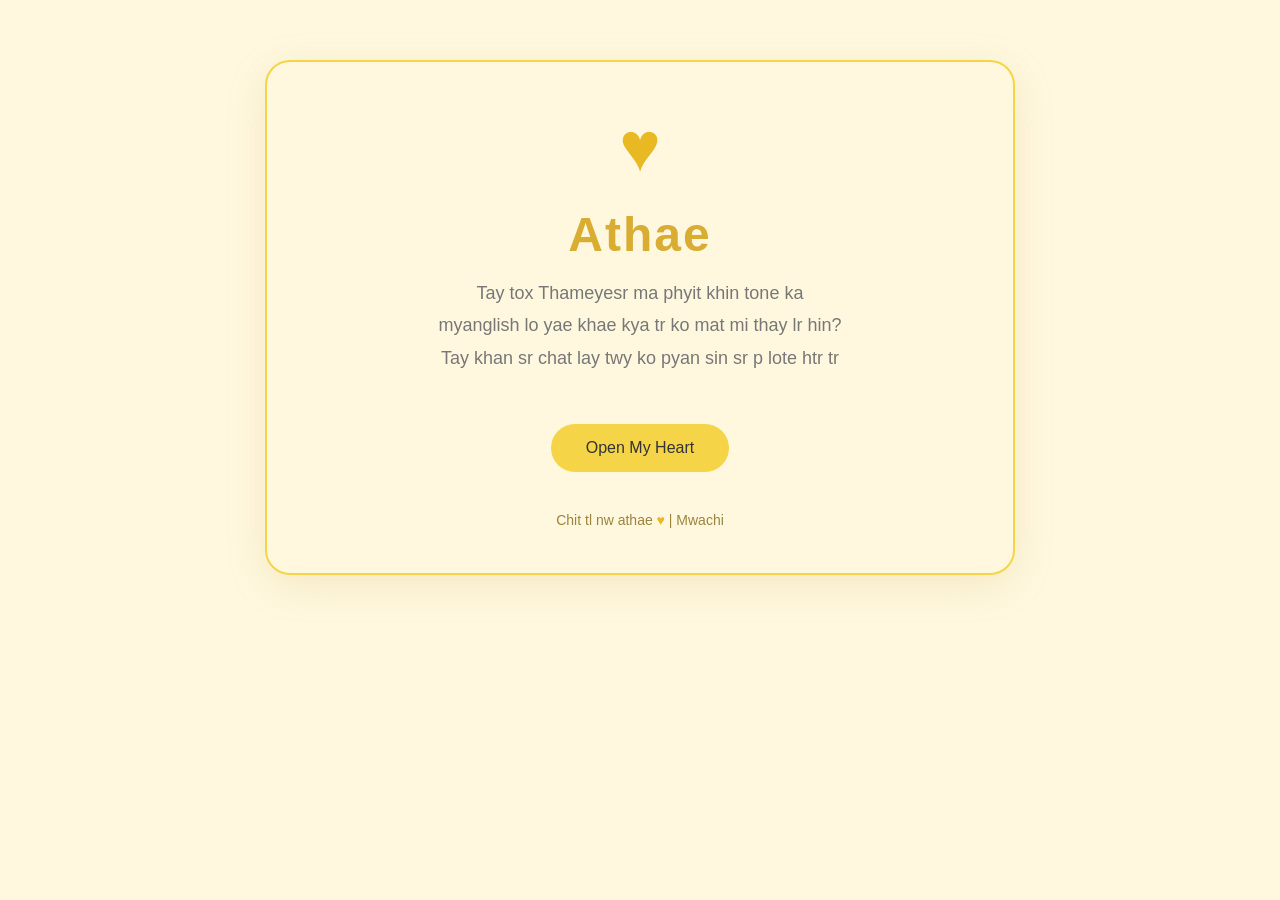
<file: index.html>
<!DOCTYPE html>
<html lang="en">

<head>
    <meta charset="UTF-8">
    <meta name="viewport" content="width=device-width, initial-scale=1.0">

    <title>Yheart - My Love Story</title>

    <link rel="stylesheet" href="css/style.css">
</head>

<body>

    <div class="container">

        <div class="heart">♥️</div>

        <h1>Athae</h1>

        <p class="subtitle">
              Tay tox Thameyesr ma phyit khin tone ka <br>
           myanglish lo yae khae kya tr ko mat mi thay lr hin?<br>
            Tay khan sr chat lay twy ko pyan sin sr p lote htr tr
        </p>

        <button class="main-button" onclick="showMessage()">
            Open My Heart
        </button>

        <div class="hidden-message" id="loveMessage">

            <p class="memory-text">
                Thae lay Moeyay twy htal ka nay p pyay lr tae nae ka thae ko Sa twae tr pr kwl
                <br><br>
                Myin myin chin achit so tr ta kal man tr pr kwl.Ah htal ka thae akyaung twy ko a yan thi chin khae tr pr kwl.
                Thae lay ko facebook mr acc shr twae tl.Thae lay si ka ph no taung khae ya tl, br lo lal so tot tay ka internet
                ma thone phyit boo lay. Message lay ka nay pl sr twy pox ya tl.Thae lay ka sr ma pyan chin thalo pyan chin tha
                lo, chay tha lo lo phyit nay lox tay lay emoji twy chee pl pox khae ya tr ko matme thay tl yl.
                <br><br>
                Aphay ma pay khin thu myr ph natt set tl. MainKalay a than nett.San tr lr br lr ma thi. Tay char tar ka tot
                tay athae ka ta myo tot ta myo lay bya.
            </p>
		<a href="page1.html" class="main-button">
			Continue Our Story
		</a>
        </div>

        <footer>
            Chit tl nw athae <span class="gold-heart">♥️</span> | Mwachi
        </footer>

    </div>

    <script>
        function showMessage() {
            document.getElementById("loveMessage").style.display = "block";
        }
    </script>

</body>
</html>
</file>
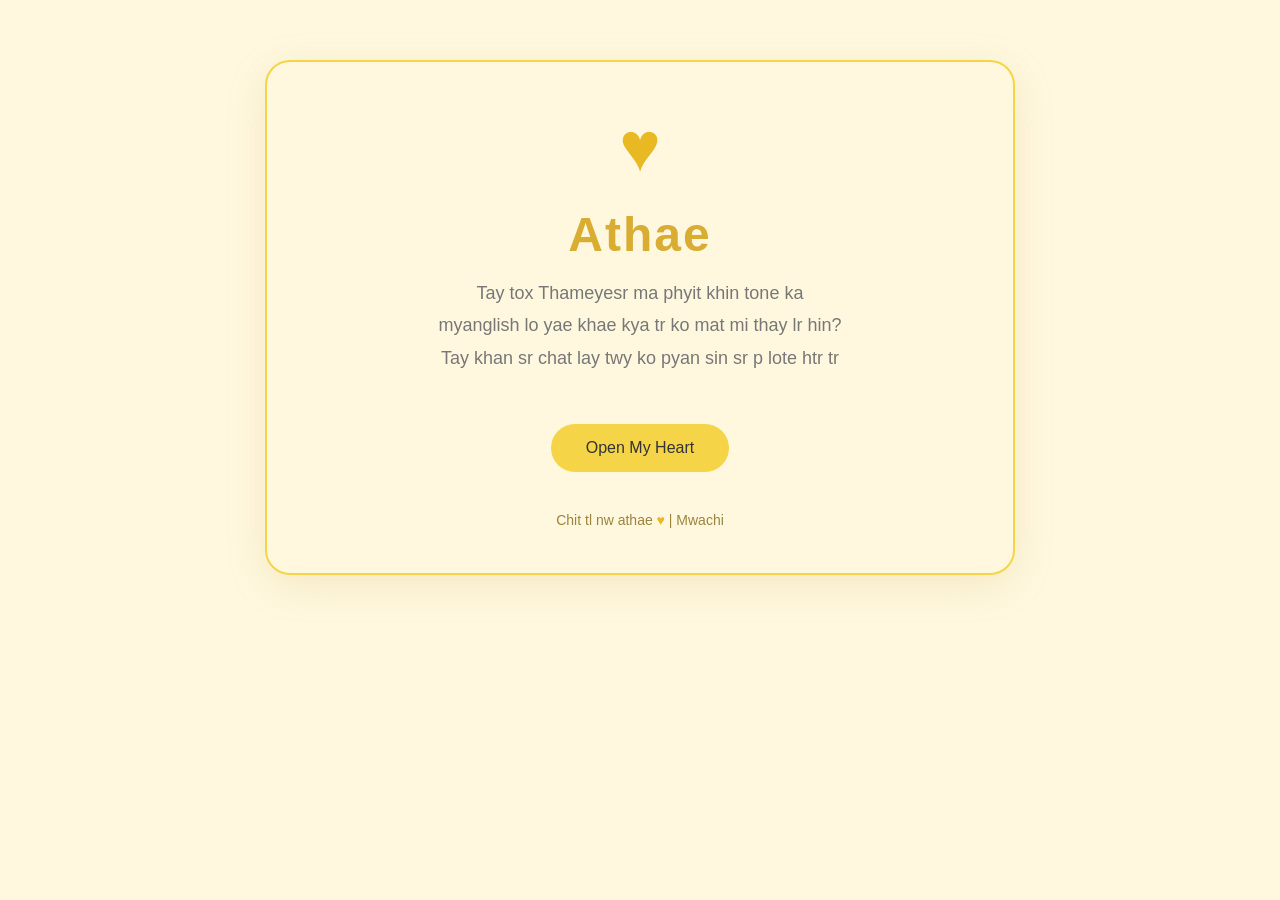
<file: page1.html>
<!DOCTYPE html>
<html lang="en">

<head>
    <meta charset="UTF-8">
    <meta name="viewport" content="width=device-width, initial-scale=1.0">

    <title>Yheart - Our Memories</title>

    <link rel="stylesheet" href="css/style.css">
</head>

<body>

    <div class="container">

        <div class="heart">♥️</div>

        <h1>Athae</h1>

        <p class="subtitle">
            Tay tox Thameyesr ma phyit khin tone ka <br>
           myanglish lo yae khae kya tr ko mat mi thay lr hin?<br>
            Tay khan sr chat lay twy ko pyan sin sr p lote htr tr
        </p>

        <button class="main-button" onclick="showMessage()">
            Open My Heart
        </button>

        <!-- HIDDEN CONTENT -->

        <div class="hidden-message" id="loveMessage">

            <h2>A Letter From My Heart</h2>

            <p class="memory-text">
		Tay lay katone gyi phyit thwr tl. Ah nae ka tay FoeSoeKone ko youk nay tr. 
		Moe twy ayan ywr nay tl nww Athae.
		Chit tl tae byr. 
		ma nae tot nyit yuu ya tl.Thae thae ka chit tl pyaw fox so twint to tl nw. 
		Ah nae ka tay a yan pyaw tr pl byr.
		Tay lay tox first date ka Myanaung Ko Zay thwr wel ya tr gyi nw.
		MyoPat lann mrr first kiss pay fox kyo zrr ya tet feeling lay ka Akhu hti yin khone ya tone.
		Thae lay Naypyitaw ma thwr khin chan htal mr twae kya tone ka so perfect tl lox pyw ya ml.
		tay tox Nayouk gyr mr br ka ma win p kwal lox ma ya tot tet hti nee kat thwr tl lox khan sr ya tr myo.<br>
		Thae lay Naypyitaw ka pyan lr tae nya ka tot bl lo mae ma ya tr pop kwl. Thae lay ko car gate mr sont 
		nay tone, thae lay ka pyay p lr fat trr. Chit lite tr kwl.<br>
		P tot Yankim ka katesa pop kwl.Ah ti mr tay ko tay pyaw lite tr ka thae shae mr amyel a yin yet nite fox.
		Achame ma nout kya fox pop kwl.Tay achame twy ko tay pine ma thae a lo ae sone achame twy mr shi pay naing mr 
		lox twy mi tl athae yel.Tay Singapore thwr ya fox phyit lr tl.Chit tl kgmalay yae .Kg lay br pyw pyw ma nyin 
		kae boo. Kg lay br phyit chin lal ko Amyel Oo Sar pay khae tl.
            </p>

            <hr>

            <h2>Our Beautiful Memories</h2>

            <p class="memory-text">
                Photo na khu htal ka ta ku koe ywae kyi lay nw chit chit thae
            </p>

            <!-- FIRST PHOTO -->
		<a href="page2.html" class="photo-link">

            <div class="photo-box">

                <img src="images/photo1.jpg"
                     alt="Our First Memory">

                <p class="photo-caption">
                    D nya lay ko kyite tr lr? ♥️
                </p>
		
            </div>
		</a>

            <!-- SECOND PHOTO -->
		<a href="page3.html" class="photo-link">

            <div class="photo-box">

                <img src="images/photo2.jpg"
                     alt="Our Special Memory">

                <p class="photo-caption">
                    D nya lay ko po kyite tr lr hin? ♥️
                </p>

            </div>
		</a>

        </div>

        <footer>
            Chit tl nw athae
            <span class="gold-heart">♥️</span> | Mwachi
        </footer>

    </div>

    <script>

        function showMessage() {

            document.getElementById("loveMessage").style.display = "block";

        }

    </script>

</body>
</html>
</file>
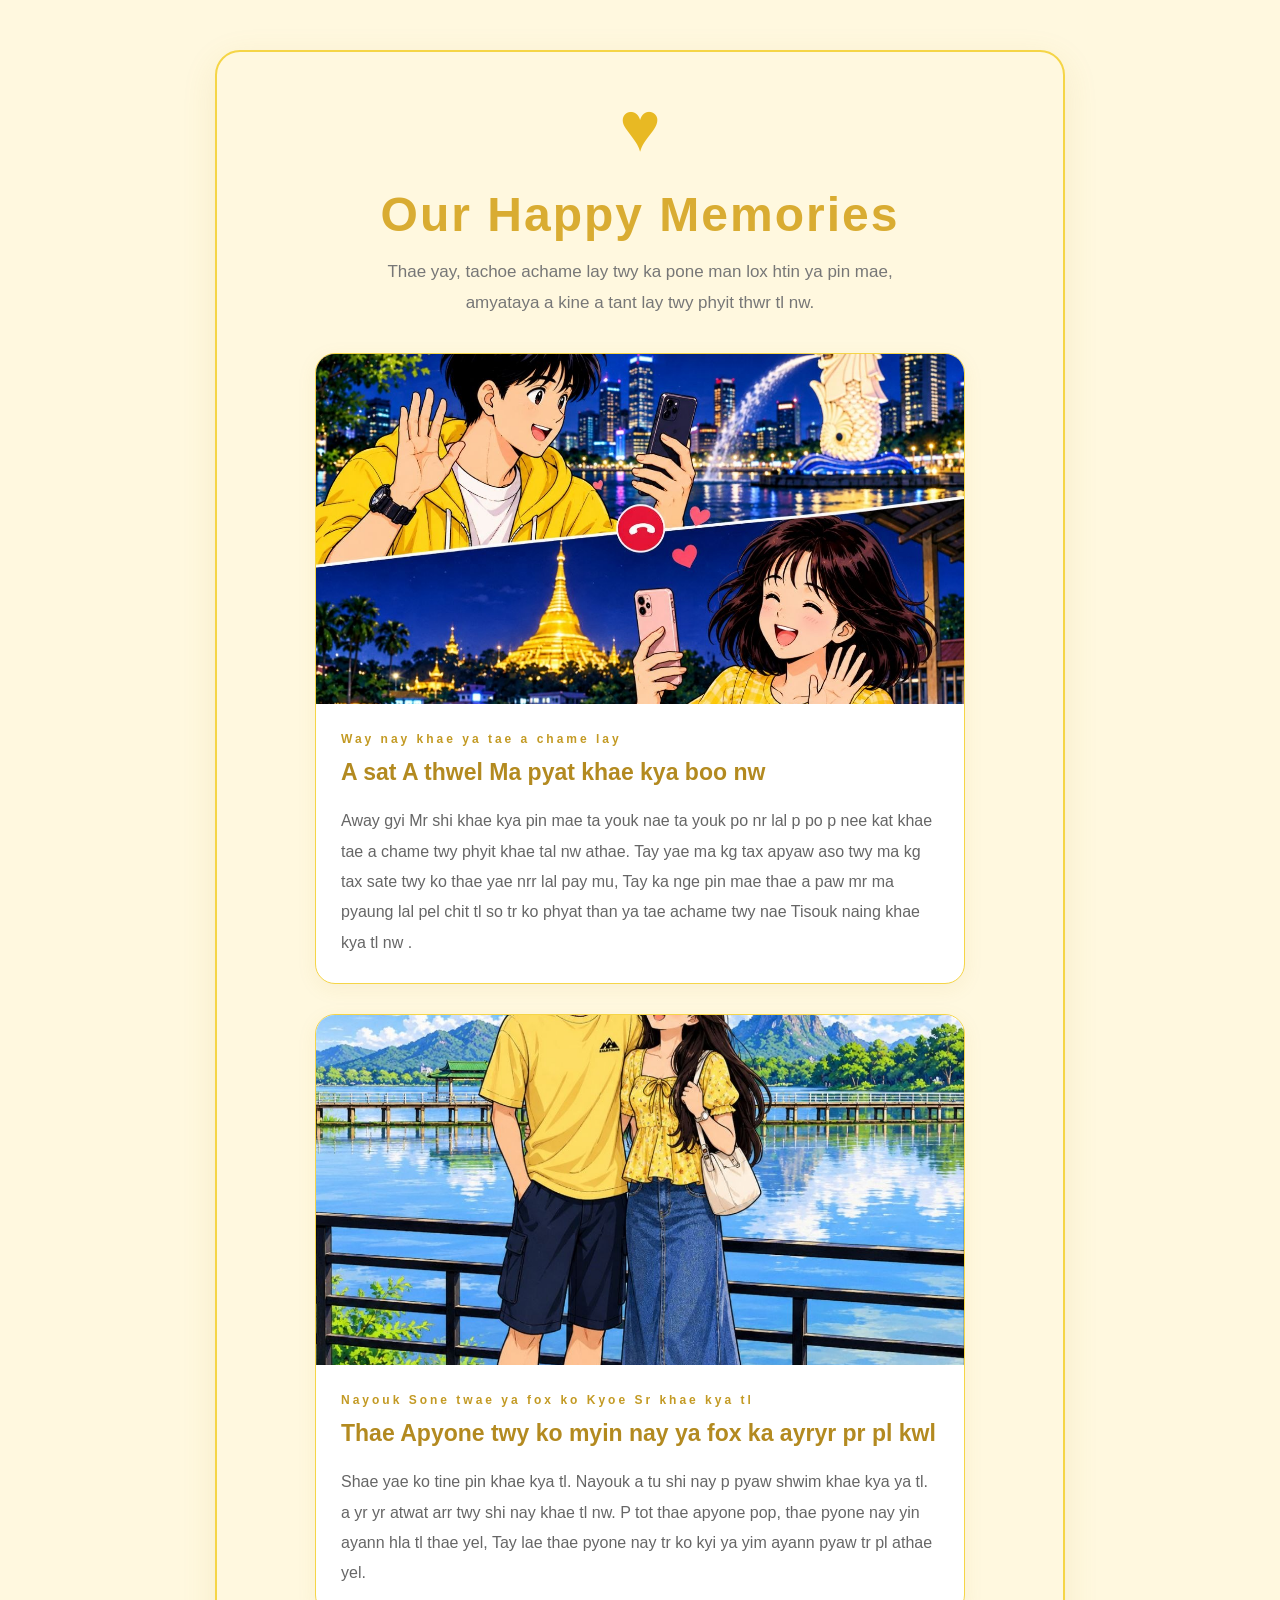
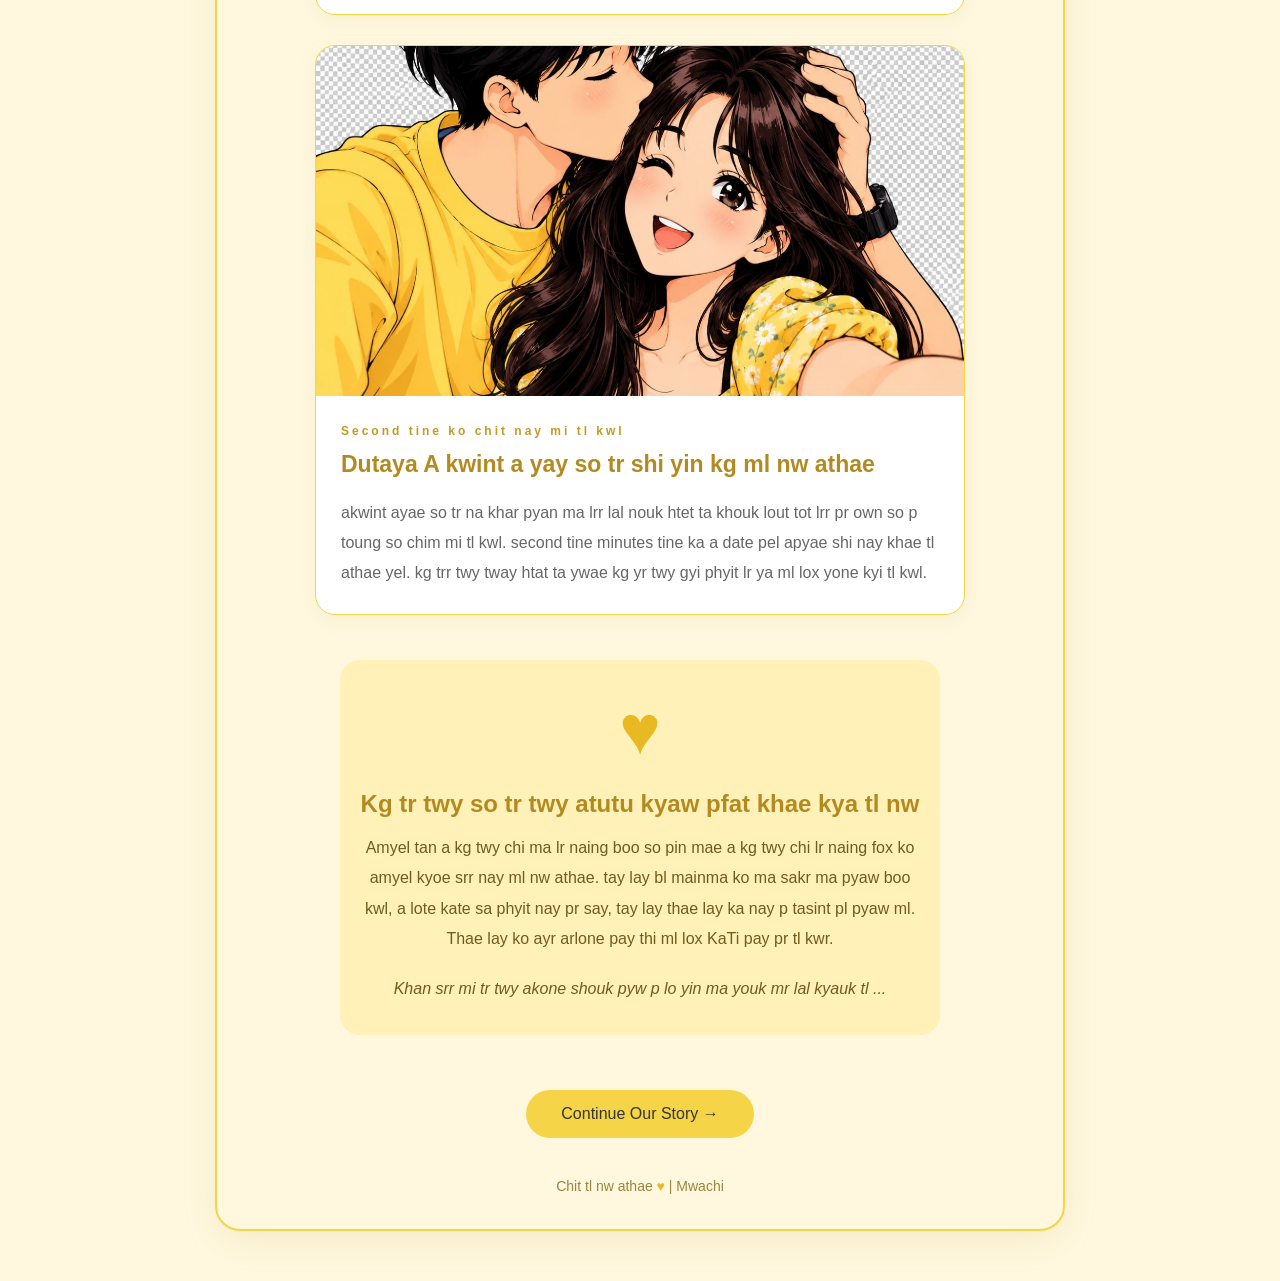
<file: page2.html>
<!DOCTYPE html>
<html lang="en">

<head>
    <meta charset="UTF-8">
    <meta name="viewport" content="width=device-width, initial-scale=1.0">

    <title>Yheart - Our Happy Memories</title>

    <link rel="stylesheet" href="css/style.css">
</head>

<body>

    <div class="memory-container">

        <!-- PAGE TITLE -->

        <div class="heart">♥️</div>

        <h1>Our Happy Memories</h1>

        <p class="memory-intro">
            Thae yay, tachoe achame lay twy ka pone man lox htin ya pin mae, amyataya a kine a tant lay twy phyit thwr 
		tl nw.
        </p>


        <!-- MEMORY 1 -->

        <section class="memory-card">

            <img src="images/photo3.jpg"
                 alt="Our First Happy Memory">

            <div class="memory-content">

                <span class="memory-number">Way nay khae ya tae a chame lay</span>

                <h2>A sat A thwel Ma pyat khae kya boo nw</h2>

                <p>
                    Away gyi Mr shi khae kya pin mae ta youk nae ta youk po nr lal p
		 po p nee kat khae tae a chame twy phyit khae tal nw athae. 
		Tay yae ma kg tax apyaw aso twy ma kg tax sate twy ko thae yae nrr lal pay mu,
		 Tay ka nge pin mae thae a paw mr ma pyaung lal pel chit tl
		 so tr ko phyat than ya tae achame twy nae Tisouk naing khae kya tl nw .
                </p>

            </div>

        </section>


        <!-- MEMORY 2 -->

        <section class="memory-card">

            <img src="images/photo4.jpg"
                 alt="Our Second Happy Memory">

            <div class="memory-content">

                <span class="memory-number">Nayouk Sone twae ya fox ko Kyoe Sr khae kya tl</span>

                <h2>Thae Apyone twy ko myin nay ya fox ka ayryr pr pl kwl</h2>

                <p>
                    Shae yae ko tine pin khae kya tl. Nayouk a tu shi
		 nay p pyaw shwim khae kya ya tl. a yr yr atwat arr twy shi nay khae tl nw.
		 P tot thae apyone pop, thae pyone nay yin ayann hla tl thae yel, 
		Tay lae thae pyone nay tr ko kyi ya yim ayann pyaw tr pl athae yel.
                </p>

            </div>

        </section>


        <!-- MEMORY 3 -->

        <section class="memory-card">

            <img src="images/photo5.jpg"
                 alt="Our Third Happy Memory">

            <div class="memory-content">

                <span class="memory-number">Second tine ko chit nay mi tl kwl</span>

                <h2>Dutaya A kwint a yay so tr shi yin kg ml nw athae</h2>

                <p>
                    akwint ayae so tr na khar pyan ma lrr lal nouk htet
		 ta khouk lout tot lrr pr own so p toung so chim mi tl kwl.
		second tine minutes tine ka a date pel apyae shi nay khae tl athae yel.
		kg trr twy tway htat ta ywae kg yr twy gyi phyit lr ya ml lox yone kyi tl kwl.
                </p>

            </div>

        </section>


        <!-- ENDING MESSAGE -->

        <div class="memory-ending">

            <div class="heart">♥️</div>

            <h2>Kg tr twy so tr twy atutu kyaw pfat khae kya tl nw</h2>

            <p>
                Amyel tan a kg twy chi ma lr naing boo so pin mae
		a kg twy chi lr naing fox ko amyel kyoe srr nay ml nw athae.
		tay lay bl mainma ko ma sakr ma pyaw boo kwl, a lote kate sa phyit nay pr say,
		tay lay thae lay ka nay p tasint pl pyaw ml. Thae lay ko ayr arlone pay thi ml lox
		KaTi pay pr tl kwr.
            </p>

            <p class="ending-small">
                Khan srr mi tr twy akone shouk pyw p lo yin ma youk mr lal kyauk tl ...
            </p>

        </div>


        <!-- NAVIGATION BUTTONS -->

        <div class="memory-navigation">

            <a href="page4.html" class="main-button">
                Continue Our Story →
            </a>

        </div>


        <footer>
            Chit tl nw athae <span class="gold-heart">♥️</span> | Mwachi
        </footer>

    </div>

</body>
</html>
</file>
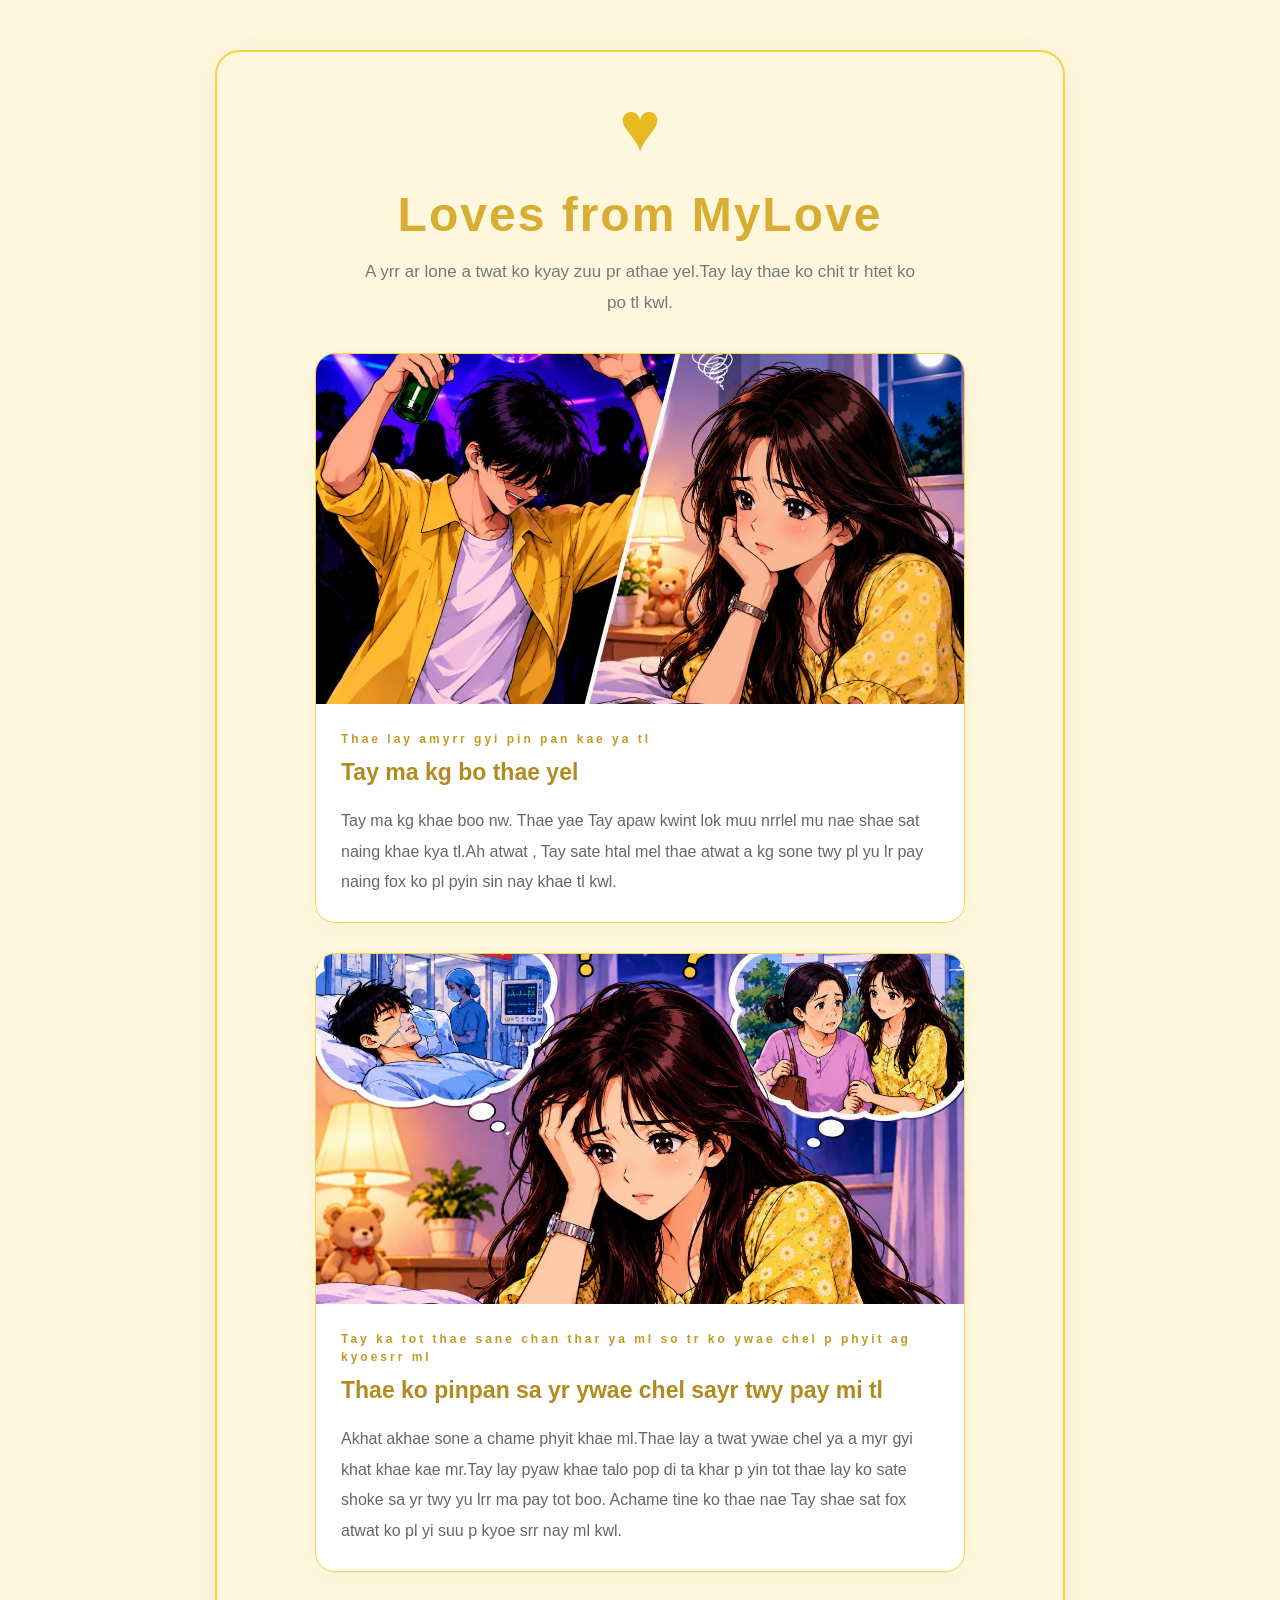
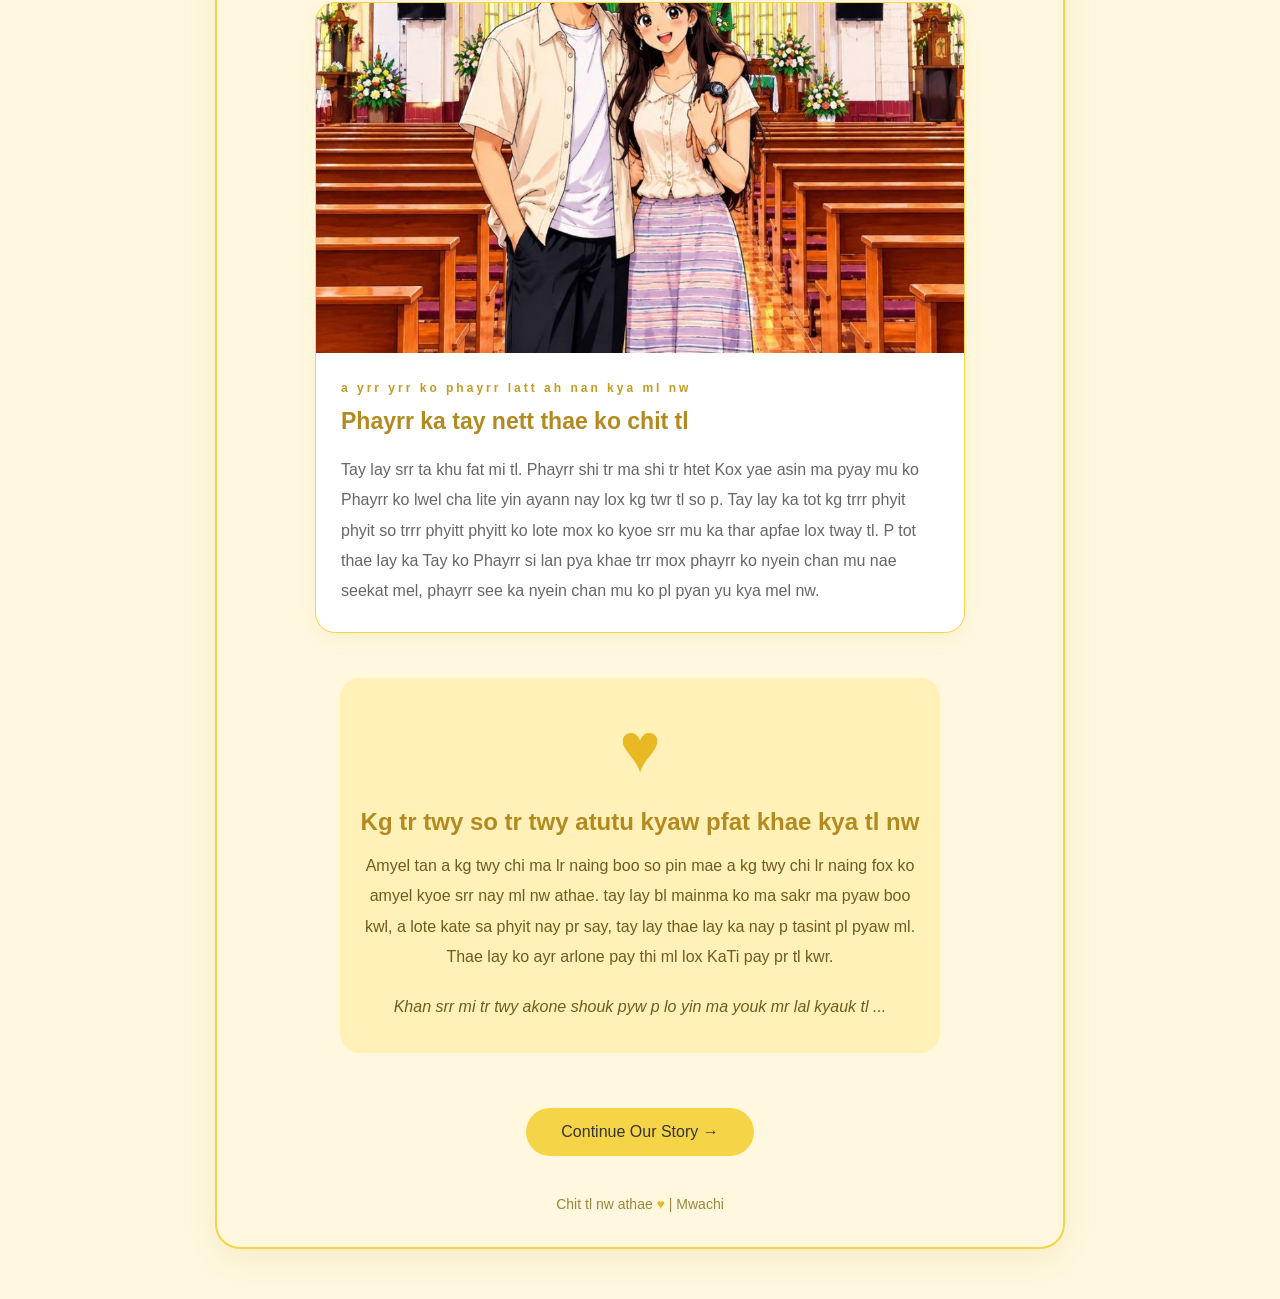
<file: page3.html>
<!DOCTYPE html>
<html lang="en">

<head>
    <meta charset="UTF-8">
    <meta name="viewport" content="width=device-width, initial-scale=1.0">

    <title>Yheart - Love from myLove Memories</title>

    <link rel="stylesheet" href="css/style.css">
</head>

<body>

    <div class="memory-container">

        <!-- PAGE TITLE -->

        <div class="heart">♥️</div>

        <h1>Loves from MyLove</h1>

        <p class="memory-intro">
            A yrr ar lone a twat ko kyay zuu pr athae yel.Tay lay thae ko chit tr htet ko po tl kwl.
        </p>


        <!-- MEMORY 1 -->

        <section class="memory-card">

            <img src="images/photo6.jpg"
                 alt="Our First Happy Memory">

            <div class="memory-content">

                <span class="memory-number">Thae lay amyrr gyi pin pan kae ya tl</span>

                <h2>Tay ma kg bo thae yel</h2>

                <p>
                    Tay ma kg khae boo nw. Thae yae Tay apaw kwint lok
		 muu nrrlel mu nae shae sat naing khae kya tl.Ah atwat , Tay sate htal mel thae atwat
		 a kg sone twy pl yu lr pay naing fox ko pl pyin sin nay khae tl kwl.
                </p>

            </div>

        </section>


        <!-- MEMORY 2 -->

        <section class="memory-card">

            <img src="images/photo7.jpg"
                 alt="Our Second Happy Memory">

            <div class="memory-content">

                <span class="memory-number">Tay ka tot thae sane chan thar ya ml so tr
		 ko ywae chel p phyit ag kyoesrr ml</span>

                <h2>Thae ko pinpan sa yr ywae chel sayr twy pay mi tl</h2>

                <p>
                    Akhat akhae sone a chame phyit khae ml.Thae lay a twat ywae chel ya
		 a myr gyi khat khae kae mr.Tay lay pyaw khae talo pop di ta khar	
		 p yin tot thae lay ko sate shoke sa yr twy yu lrr ma pay tot boo.
		 Achame tine ko thae nae Tay shae sat fox atwat ko pl yi suu p kyoe srr nay ml kwl.
                </p>

            </div>

        </section>


        <!-- MEMORY 3 -->

        <section class="memory-card">

            <img src="images/photo8.jpg"
                 alt="Our Third Happy Memory">

            <div class="memory-content">

                <span class="memory-number">a yrr yrr ko phayrr latt ah nan kya ml nw</span>

                <h2>Phayrr ka tay nett thae ko chit tl</h2>

                <p>
                    Tay lay srr ta khu fat mi tl. Phayrr shi tr ma shi tr
		 htet Kox yae asin ma pyay mu ko Phayrr ko lwel cha lite yin 
		ayann nay lox kg twr tl so p. Tay lay ka tot kg trrr phyit phyit
		 so trrr phyitt phyitt ko lote mox ko kyoe srr mu ka thar apfae lox tway tl.
		 P tot thae lay ka Tay ko Phayrr si lan pya khae trr mox phayrr ko nyein chan mu nae seekat mel,
		 phayrr see ka nyein chan mu ko pl pyan yu kya mel nw.
                </p>

            </div>

        </section>


        <!-- ENDING MESSAGE -->

        <div class="memory-ending">

            <div class="heart">♥️</div>

            <h2>Kg tr twy so tr twy atutu kyaw pfat khae kya tl nw</h2>

            <p>
                Amyel tan a kg twy chi ma lr naing boo so pin mae
		a kg twy chi lr naing fox ko amyel kyoe srr nay ml nw athae.
		tay lay bl mainma ko ma sakr ma pyaw boo kwl, a lote kate sa phyit nay pr say,
		tay lay thae lay ka nay p tasint pl pyaw ml. Thae lay ko ayr arlone pay thi ml lox
		KaTi pay pr tl kwr.
            </p>

            <p class="ending-small">
                Khan srr mi tr twy akone shouk pyw p lo yin ma youk mr lal kyauk tl ...
            </p>

        </div>


        <!-- NAVIGATION BUTTONS -->

        <div class="memory-navigation">

            <a href="page4.html" class="main-button">
                Continue Our Story →
            </a>

        </div>


        <footer>
            Chit tl nw athae <span class="gold-heart">♥️</span> | Mwachi
        </footer>

    </div>

</body>
</html>
</file>
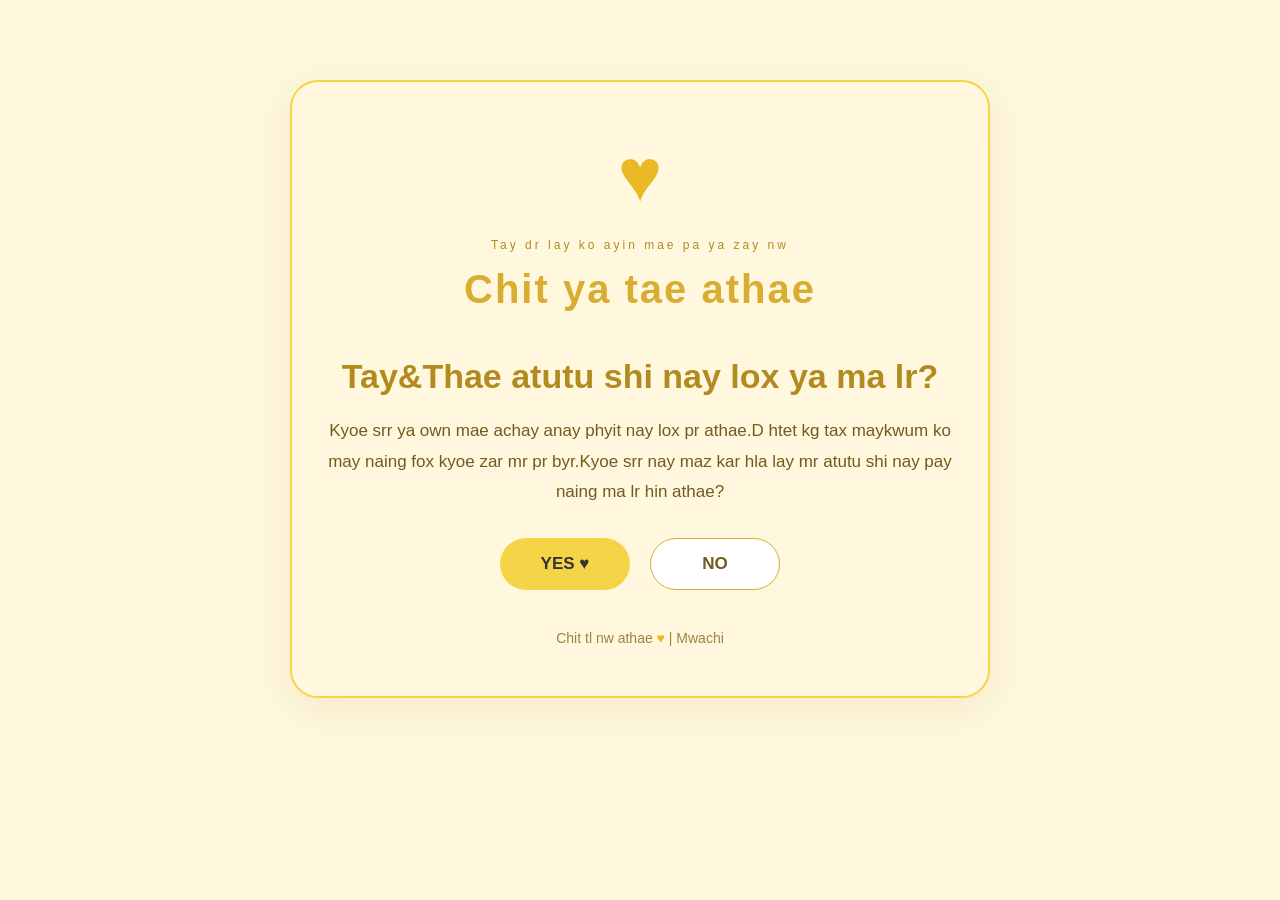
<file: page4.html>
<!DOCTYPE html>
<html lang="en">

<head>
    <meta charset="UTF-8">
    <meta name="viewport" content="width=device-width, initial-scale=1.0">

    <title>Yheart - My Special Question</title>

    <link rel="stylesheet" href="css/style.css">
</head>

<body>

    <div class="proposal-container">

        <div class="proposal-heart">♥️</div>

        <p class="proposal-small-title">
            Tay dr lay ko ayin mae pa ya zay nw
        </p>

        <h1>Chit ya tae athae</h1>

        <div class="proposal-question">

            <h2>Tay&Thae atutu shi nay lox ya ma lr?</h2>

            <p>
                Kyoe srr ya own mae achay anay phyit nay lox pr athae.D htet kg tax maykwum ko may naing fox kyoe zar mr pr
		byr.Kyoe srr nay maz kar hla lay mr atutu shi nay pay naing ma lr hin athae?
            </p>

        </div>

        <!-- YES AND NO BUTTONS -->

        <div class="proposal-buttons">

            <button class="yes-button" onclick="showAnswer('yes')">
                YES ♥️
            </button>

            <button class="no-button" onclick="showAnswer('no')">
                NO
            </button>

        </div>

        <!-- ANSWER MESSAGE -->

        <div class="answer-message" id="answerMessage">

            <p id="answerText"></p>

        </div>

        <footer>
            Chit tl nw athae <span class="gold-heart">♥️</span> | Mwachi
        </footer>

    </div>


    <script>
    function showAnswer(answer) {

        const messageBox = document.getElementById("answerMessage");
        const messageText = document.getElementById("answerText");

        if (answer === "yes") {

            messageText.innerHTML =
                "Tay lay ph ko akhu pel sat lite nw.Tay ka thae ph ko myaw nay mr. Chit tal thae! ♥️";

        } else {

            messageText.innerHTML =
                `Thae pya tax latt sut lo myo Aphyu yaung lay ko ma ,latt sut lay ka set nay ya ml.P yin 
    awarr yaung stone lay thone p kyimyindaing nyazay nr ka panchan mr propose chin khae tr pr.Taung pan 
    pr tl athae yel, phyit ma lr khae lox. ♥️`;

        }

        messageBox.style.display = "block";

    }
</script>

</body>
</html>
</file>
<file: css/style.css>
/* =================================
   YHEART - MAIN DESIGN
   ================================= */

* {
    margin: 0;
    padding: 0;
    box-sizing: border-box;
}

body {
    font-family: Arial, sans-serif;
    background: #FFF8DF;
    color: #343434;
    min-height: 100vh;
    padding: 20px;
}

/* MAIN CONTAINER */

.container {
    width: 100%;
    max-width: 750px;
    margin: 40px auto;
    padding: 45px 30px;
    text-align: center;

    background: #FFF8DF;
    border: 2px solid #F5D547;
    border-radius: 25px;

    box-shadow: 0 10px 40px rgba(180, 145, 40, 0.15);
}

/* HEART */

.heart {
    font-size: 70px;
    color: #E8B923;
    margin-bottom: 20px;
    animation: heartbeat 1.5s infinite;
}

@keyframes heartbeat {
    0%, 100% {
        transform: scale(1);
    }

    50% {
        transform: scale(1.15);
    }
}

/* HEADINGS */

h1 {
    font-size: 48px;
    color: #D9AC32;
    margin-bottom: 15px;
    letter-spacing: 2px;
}

h2 {
    color: #D9AC32;
    margin-bottom: 20px;
}

/* TEXT */

.subtitle {
    font-size: 18px;
    line-height: 1.8;
    color: #777777;
    margin-bottom: 30px;
}

.memory-text {
    color: #725B1C;
    line-height: 1.9;
    margin-bottom: 25px;
}

/* BUTTON */

.main-button {
    display: inline-block;
    background: #F5D547;
    color: #343434;

    border: none;
    padding: 15px 35px;
    font-size: 16px;

    border-radius: 30px;
    text-decoration: none;
    cursor: pointer;

    margin-top: 20px;
    transition: 0.3s;
}

.main-button:hover {
    background: #D9AC32;
    transform: translateY(-3px);
}

/* HIDDEN MESSAGE */

.hidden-message {
    display: none;
    margin-top: 30px;
    padding: 25px;

    background: #FFF1B8;
    border: 1px solid #F5D547;
    border-radius: 15px;

    color: #725B1C;
    line-height: 2;
    font-size: 16px;
    text-align: left;
}

/* FOOTER */

footer {
    margin-top: 40px;
    color: #9B843D;
    font-size: 14px;
}

/* GOLD HEART TEXT */

.gold-heart {
    color: #E8B923;
}

/* MOBILE RESPONSIVE */

@media (max-width: 600px) {

    .container {
        padding: 35px 18px;
        margin: 15px auto;
    }

    h1 {
        font-size: 38px;
    }

    .heart {
        font-size: 55px;
    }

    .subtitle {
        font-size: 16px;
    }

    .hidden-message {
        font-size: 15px;
        padding: 18px;
    }
}
/* TWO PHOTO LAYOUT */

.photo-box {
    width: 100%;
    margin: 20px auto;
    padding: 12px;
    background: #FFF1B8;
    border: 1px solid #F5D547;
    border-radius: 15px;
}

.photo-box img {
    width: 100%;
    height: 280px;
    object-fit: cover;
    border-radius: 10px;
    display: block;
}

.photo-caption {
    padding: 12px 5px 5px;
    color: #8A702C;
    font-size: 15px;
    text-align: center;
}

@media (min-width: 650px) {
    .photo-box {
        display: inline-block;
        width: 47%;
        vertical-align: top;
        margin: 15px 1%;
    }
}

@media (max-width: 600px) {
    .photo-box img {
        height: 230px;
    }
}

/* CLICKABLE PHOTO LINKS */
/*
.photo-link {
    text-decoration: none;
    color: inherit;
    display: inline-block;
    cursor: pointer;
}

.photo-link:hover .photo-box {
    transform: translateY(-5px);
    box-shadow: 0 8px 20px rgba(180, 145, 40, 0.2);
    transition: 0.3s;
}
*/

/* =================================
   PAGE 2 - HAPPY MEMORIES
   ================================= */

.memory-container {
    width: 100%;
    max-width: 850px;
    margin: 30px auto;
    padding: 35px 20px;
    text-align: center;
    background: #FFF8DF;
    border: 2px solid #F5D547;
    border-radius: 25px;
    box-shadow: 0 10px 35px rgba(180, 145, 40, 0.12);
}

.memory-intro {
    max-width: 550px;
    margin: 0 auto 35px;
    color: #777777;
    font-size: 17px;
    line-height: 1.8;
}

/* MEMORY CARD */

.memory-card {
    background: #FFFFFF;
    border: 1px solid #F5D547;
    border-radius: 20px;
    overflow: hidden;
    margin: 30px auto;
    max-width: 650px;
    text-align: left;
    box-shadow: 0 5px 20px rgba(180, 145, 40, 0.08);
    transition: 0.3s;
}

.memory-card:hover {
    transform: translateY(-4px);
    box-shadow: 0 10px 25px rgba(180, 145, 40, 0.15);
}

.memory-card img {
    width: 100%;
    height: 350px;
    object-fit: cover;
    display: block;
}

.memory-content {
    padding: 25px;
}

.memory-number {
    color: #C39A24;
    font-size: 12px;
    letter-spacing: 3px;
    font-weight: bold;
}

.memory-content h2 {
    margin-top: 12px;
    color: #B38A20;
    font-size: 23px;
}

.memory-content p {
    color: #666666;
    font-size: 16px;
    line-height: 1.9;
    margin-top: 15px;
}

/* ENDING MESSAGE */

.memory-ending {
    margin: 45px auto 30px;
    max-width: 600px;
    padding: 30px 20px;
    background: #FFF1B8;
    border-radius: 20px;
}

.memory-ending h2 {
    color: #B38A20;
    margin: 15px 0;
}

.memory-ending p {
    color: #725B1C;
    line-height: 1.9;
    font-size: 16px;
}

.ending-small {
    margin-top: 20px;
    font-style: italic;
}

/* NAVIGATION */

.memory-navigation {
    display: flex;
    justify-content: center;
    align-items: center;
    gap: 15px;
    flex-wrap: wrap;
    margin-top: 35px;
}

/* MOBILE */

@media (max-width: 600px) {

    .memory-container {
        margin: 10px auto;
        padding: 30px 14px;
    }

    .memory-intro {
        font-size: 15px;
    }

    .memory-card img {
        height: 240px;
    }

    .memory-content {
        padding: 20px;
    }

    .memory-content h2 {
        font-size: 20px;
    }

    .memory-content p {
        font-size: 15px;
    }

    .memory-ending {
        padding: 25px 15px;
    }

}

/* PAGE 4 - SIMPLE MARRIAGE PROPOSAL */

.proposal-container {
    width: 100%;
    max-width: 700px;
    margin: 60px auto;
    padding: 50px 25px;
    text-align: center;

    background: #FFF8DF;
    border: 2px solid #F5D547;
    border-radius: 28px;

    box-shadow: 0 10px 40px rgba(180, 145, 40, 0.15);
}

.proposal-heart {
    color: #E8B923;
    font-size: 75px;
    margin-bottom: 20px;
    animation: heartbeat 1.5s infinite;
}

.proposal-small-title {
    color: #B38A20;
    font-size: 12px;
    letter-spacing: 3px;
    margin-bottom: 15px;
}

.proposal-container h1 {
    color: #D9AC32;
    font-size: 40px;
}

.proposal-question {
    margin: 45px auto 30px;
}

.proposal-question h2 {
    color: #B38A20;
    font-size: 34px;
    margin-bottom: 20px;
}

.proposal-question p {
    color: #725B1C;
    font-size: 17px;
    line-height: 1.8;
}

/* YES AND NO BUTTONS */

.proposal-buttons {
    display: flex;
    justify-content: center;
    gap: 20px;
    flex-wrap: wrap;
    margin: 30px auto;
}

.yes-button,
.no-button {
    min-width: 130px;
    padding: 15px 30px;
    border-radius: 30px;
    font-size: 17px;
    font-weight: bold;
    cursor: pointer;
    transition: 0.3s;
}

.yes-button {
    background: #F5D547;
    color: #343434;
    border: none;
}

.yes-button:hover {
    background: #D9AC32;
    transform: translateY(-4px);
}

.no-button {
    background: #FFFFFF;
    color: #725B1C;
    border: 1px solid #D9AC32;
}

.no-button:hover {
    background: #FFF1B8;
    transform: translateY(-4px);
}

/* ANSWER MESSAGE */

.answer-message {
    display: none;
    max-width: 500px;
    margin: 30px auto;
    padding: 25px;

    background: #FFF1B8;
    border: 1px solid #F5D547;
    border-radius: 18px;

    color: #725B1C;
    font-size: 17px;
    line-height: 1.9;

    animation: fadeIn 0.7s ease;
}

@keyframes fadeIn {
    from {
        opacity: 0;
        transform: translateY(15px);
    }

    to {
        opacity: 1;
        transform: translateY(0);
    }
}

/* MOBILE */

@media (max-width: 600px) {

    .proposal-container {
        margin: 20px auto;
        padding: 40px 18px;
    }

    .proposal-container h1 {
        font-size: 34px;
    }

    .proposal-question h2 {
        font-size: 28px;
    }

    .proposal-buttons {
        gap: 12px;
    }

    .yes-button,
    .no-button {
        min-width: 115px;
    }

}
</file>
